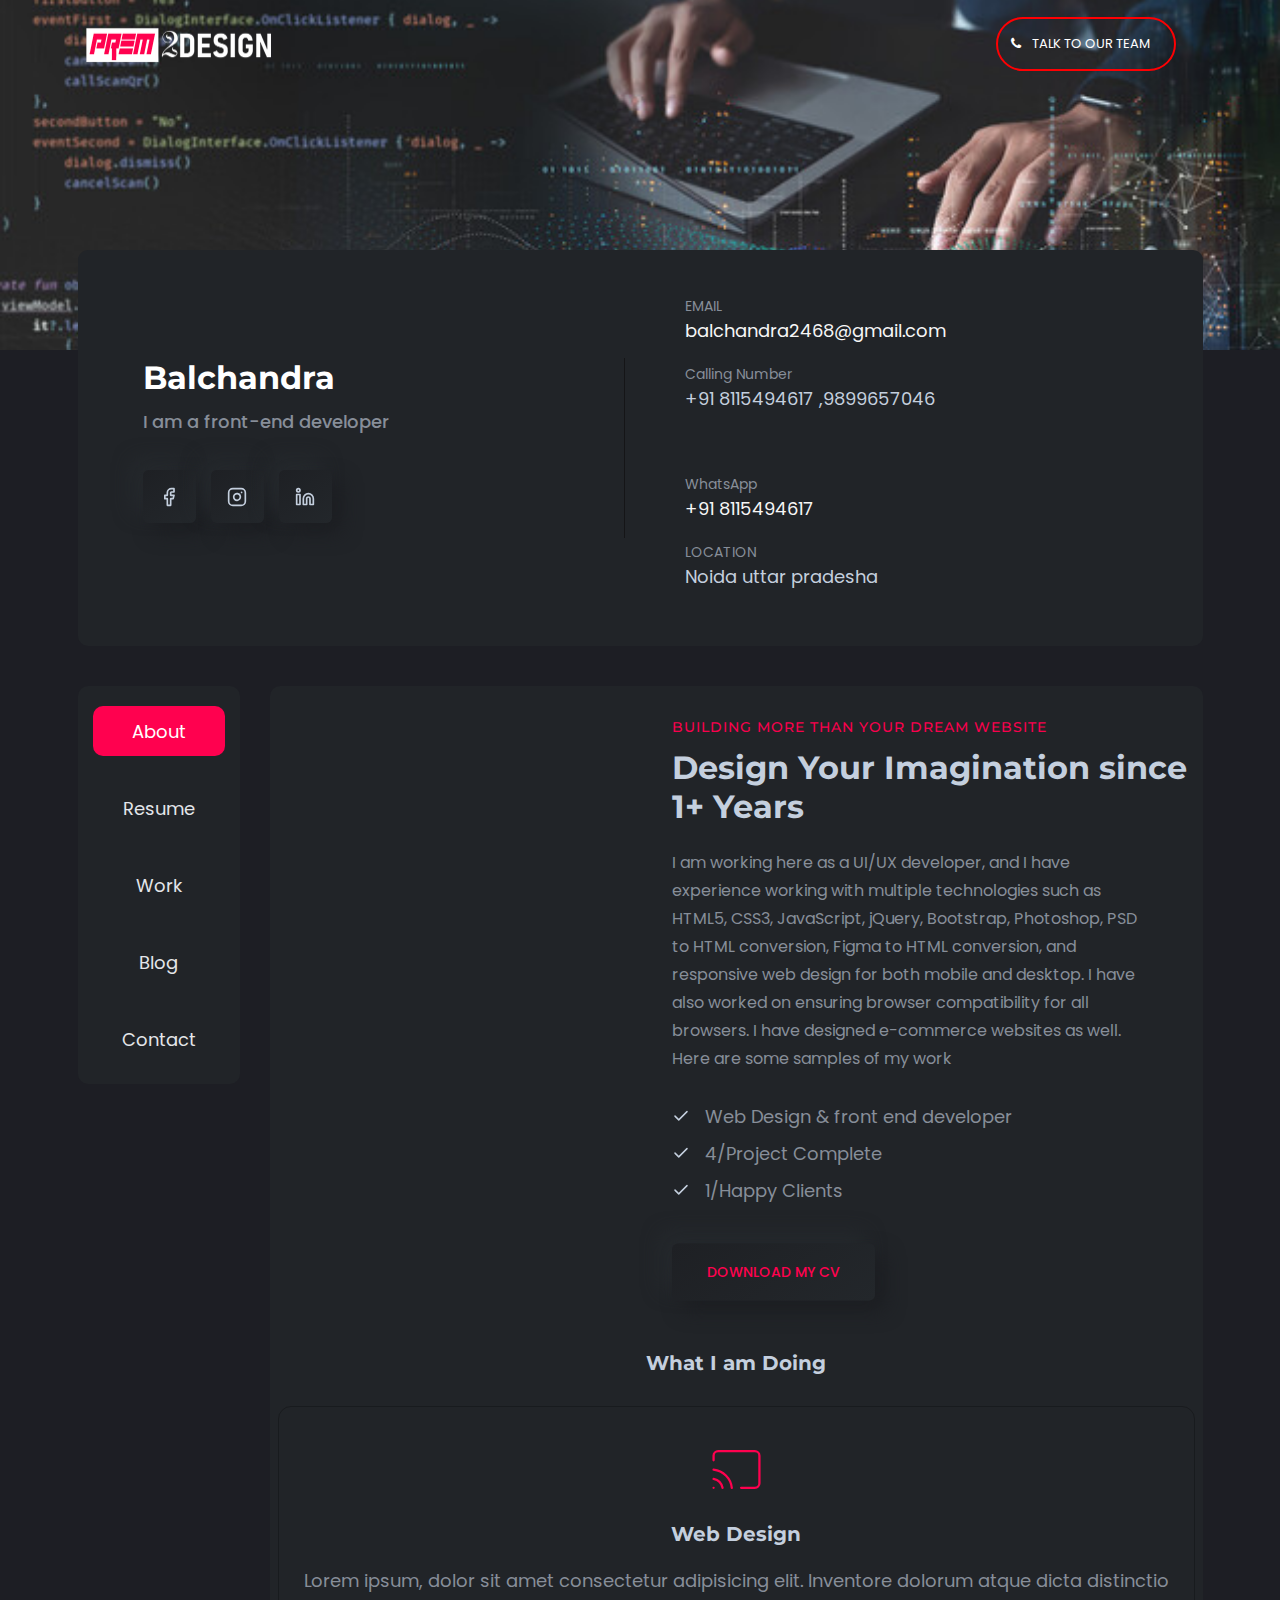
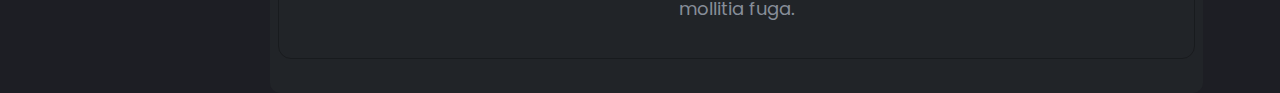
<file: index.html>
<!DOCTYPE html>
<html lang="en">

<head>
    <meta charset="UTF-8">
    <meta name="viewport" content="width=device-width, initial-scale=1.0">
    <title> profile </title>
    <link href="https://cdn.jsdelivr.net/npm/bootstrap@5.0.2/dist/css/bootstrap.min.css" rel="stylesheet">
    <link rel="stylesheet" href="https://maxcdn.bootstrapcdn.com/font-awesome/4.7.0/css/font-awesome.min.css">
    <link rel="stylesheet" href="css/style.css">
</head>


<body class="bg-color-2">
    <div class="main-page-wrapper">
        <div class="rn-header-image-area">
            <div class="bg_image--9 bg_image h-100"></div>
            <div class="navba-navbar-expand-lg">
                <nav class="navbar navbar-expand-lg ">
                    <div class="container">
                        <a class="navbar-brand" href="#">
                            <img src="image/logo-.png" alt="">
                        </a>
                        <div class="navbar-collapse-in" id="navbarSupportedContent">
                            <div>
                                <a href="tel:8115494617" class="contact-us">
                                    <span>
                                        <i class="fa fa-phone" aria-hidden="true"></i>
                                    </span>
                                    <span data-swap="" class="contact">
                                        <span data-default="">Talk to our team</span>
                                        <span data-hover="">8115494617</span>
                                    </span>
                                </a>
                            </div>
                        </div>
                    </div>
                </nav>
            </div>
        </div>
        <div class="rn-content-wrapper">
            <div class="container">
                <div class="row padding-tb m_dec-top align-items-center d-flex">
                    <div class="col-lg-6">
                        <div class="header-left">
                            <div class="header-thumbnail">
                                <!-- <img src="image/logo-.png" alt=""> -->
                            </div>
                            <div class="header-info-content">
                                <h4 class="title"> Balchandra </h4>
                                <div class="status-info">I am a front-end developer</div>
                                <!-- social sharea area -->
                                <div class="social-share-style-1 border-none mt--40">
                                    <ul class="social-share d-flex liststyle">
                                        <li class="facebook">
                                            <a href="#">
                                                <svg xmlns="http://www.w3.org/2000/svg" width="24" height="24"
                                                    viewBox="0 0 24 24" fill="none" stroke="currentColor"
                                                    stroke-width="2" stroke-linecap="round" stroke-linejoin="round"
                                                    class="feather feather-facebook">
                                                    <path
                                                        d="M18 2h-3a5 5 0 0 0-5 5v3H7v4h3v8h4v-8h3l1-4h-4V7a1 1 0 0 1 1-1h3z">
                                                    </path>
                                                </svg>
                                            </a>
                                        </li>
                                        <li class="instagram">
                                            <a href="https://www.instagram.com/balchandra2468" target="_blank">
                                                <svg xmlns="http://www.w3.org/2000/svg" width="24" height="24"
                                                    viewBox="0 0 24 24" fill="none" stroke="currentColor"
                                                    stroke-width="2" stroke-linecap="round" stroke-linejoin="round"
                                                    class="feather feather-instagram">
                                                    <rect x="2" y="2" width="20" height="20" rx="5" ry="5"></rect>
                                                    <path d="M16 11.37A4 4 0 1 1 12.63 8 4 4 0 0 1 16 11.37z"></path>
                                                    <line x1="17.5" y1="6.5" x2="17.51" y2="6.5"></line>
                                                </svg>
                                            </a>
                                        </li>
                                        <li class="linkedin">
                                            <a href="https://www.linkedin.com/in/balchandra2468" target="_blank">
                                                <svg xmlns="http://www.w3.org/2000/svg" width="24" height="24"
                                                    viewBox="0 0 24 24" fill="none" stroke="currentColor"
                                                    stroke-width="2" stroke-linecap="round" stroke-linejoin="round"
                                                    class="feather feather-linkedin">
                                                    <path
                                                        d="M16 8a6 6 0 0 1 6 6v7h-4v-7a2 2 0 0 0-2-2 2 2 0 0 0-2 2v7h-4v-7a6 6 0 0 1 6-6z">
                                                    </path>
                                                    <rect x="2" y="9" width="4" height="12"></rect>
                                                    <circle cx="4" cy="4" r="2"></circle>
                                                </svg>
                                            </a>
                                        </li>
                                    </ul>
                                </div>
                                <!-- end -->
                            </div>
                        </div>
                    </div>
                    <div class="col-lg-6">
                        <div class="header-right">
                            <ul class="rn-header-content">
                                <li>
                                    <span class="overhead">EMAIL</span>
                                    <a href="email:balchandra2468@gmail.com" id="emailLink">balchandra2468@gmail.com</a>
                                </li>
                                <li><span class="overhead">Calling Number</span>+91 8115494617 ,9899657046</li>
                            </ul>
                            <ul class="rn-header-content two">
                                <li><span class="overhead">WhatsApp</span>
                                    <a href="https://api.whatsapp.com/send?phone=8115494617"
                                        aria-label="Chat on WhatsApp" target="_blank">+91 8115494617</a>
                                </li>
                                <li><span class="overhead">LOCATION</span>Noida uttar pradesha</li>
                            </ul>
                        </div>
                    </div>
                </div>
                <div class="row mt--40 tab-content-wrapper">
                    <div class="col-lg-2">
                        <div class="d-flex flex-wrap align-content-start h-100 w-100">
                            <div class="position-sticky content-wrapper sticky-top rbt-sticky-top-adjust-three w-100"
                                style="top: 25px;">
                                <ul class="nav tab-navigation-button tab-smlg flex-column nav-pills me-3"
                                    id="v-pills-tab" role="tablist">
                                    <li class="nav-item">
                                        <a class="nav-link rn-nav active" id="v-pills-home-tab" data-bs-toggle="tab"
                                            href="#v-pills-Javascript" role="tab" aria-selected="false">About</a>
                                    </li>
                                    <li class="nav-item">
                                        <a class="nav-link rn-nav " id="v-pills-profile-tab" data-bs-toggle="tab"
                                            href="#v-pills-Design" role="tab" aria-selected="true">Resume</a>
                                    </li>
                                    <li class="nav-item">
                                        <a class="nav-link rn-nav" id="v-pills-wordpress-tab" data-bs-toggle="tab"
                                            href="#v-pills-Wordpress" role="tab" aria-selected="true">Work</a>
                                    </li>
                                    <li class="nav-item">
                                        <a class="nav-link rn-nav" id="v-pills-settings-tabs" data-bs-toggle="tab"
                                            href="#v-pills-settings" role="tab" aria-selected="true">Blog</a>
                                    </li>
                                    <li class="nav-item">
                                        <a class="nav-link rn-nav" id="v-pills-python-tabs" data-bs-toggle="tab"
                                            href="#v-pills-python" role="tab" aria-selected="true">Contact</a>
                                    </li>
                                </ul>
                            </div>
                        </div>
                    </div>
                    <div class="col-lg-10">
                        <div class="tab-area">
                            <div class="d-flex align-items-start">
                                <div class="tab-content" id="v-pills-tabContent">
                                    <div class="tab-pane fade active show" id="v-pills-Javascript" role="tabpanel"
                                        aria-labelledby="v-pills-home-tab">
                                        <!-- Start about Area -->
                                        <div id="about" class="rn-about-area">
                                            <div class="container">
                                                <div class="row">
                                                    <div class="col-lg-5">
                                                        <div class="image-area shadow-none padding-none aos-init aos-animate"
                                                            data-aos="fade-up" data-aos-duration="1000"
                                                            data-aos-delay="100" data-aos-once="true">
                                                            <div class="thumbnail">
                                                                <!-- <img src="image/logo-.png" alt="logo"> -->
                                                            </div>
                                                        </div>
                                                    </div>
                                                    <div data-aos="fade-up" data-aos-duration="1000"
                                                        data-aos-delay="100" data-aos-once="true"
                                                        class="col-lg-7 mt_sm--30 aos-init aos-animate">
                                                        <div class="contant">
                                                            <div class="section-title text-left">
                                                                <span class="subtitle">BUILDING MORE THAN YOUR DREAM
                                                                    WEBSITE</span>
                                                                <h2 class="title small-h2">Design Your Imagination since
                                                                    1+ Years
                                                                </h2>
                                                            </div>
                                                            <p class="discription color-body">
                                                                I am working here as a UI/UX developer, and I have
                                                                experience working with multiple technologies such
                                                                as HTML5, CSS3, JavaScript, jQuery, Bootstrap,
                                                                Photoshop, PSD to HTML conversion, Figma to HTML
                                                                conversion, and responsive web design for both mobile
                                                                and desktop. I have also worked on ensuring
                                                                browser compatibility for all browsers. I have designed
                                                                e-commerce websites as well. Here are some
                                                                samples of my work
                                                            </p>
                                                            <ul class="about-skill-style mb--40">
                                                                <li>
                                                                    <svg xmlns="http://www.w3.org/2000/svg" width="24"
                                                                        height="24" viewBox="0 0 24 24" fill="none"
                                                                        stroke="currentColor" stroke-width="2"
                                                                        stroke-linecap="round" stroke-linejoin="round"
                                                                        class="feather feather-check">
                                                                        <polyline points="20 6 9 17 4 12"></polyline>
                                                                    </svg>
                                                                    <span>Web Design & front end developer
                                                                    </span>
                                                                </li>
                                                                <li>
                                                                    <svg xmlns="http://www.w3.org/2000/svg" width="24"
                                                                        height="24" viewBox="0 0 24 24" fill="none"
                                                                        stroke="currentColor" stroke-width="2"
                                                                        stroke-linecap="round" stroke-linejoin="round"
                                                                        class="feather feather-check">
                                                                        <polyline points="20 6 9 17 4 12"></polyline>
                                                                    </svg>
                                                                    <span>4/Project Complete
                                                                    </span>
                                                                </li>
                                                                <li>
                                                                    <svg xmlns="http://www.w3.org/2000/svg" width="24"
                                                                        height="24" viewBox="0 0 24 24" fill="none"
                                                                        stroke="currentColor" stroke-width="2"
                                                                        stroke-linecap="round" stroke-linejoin="round"
                                                                        class="feather feather-check">
                                                                        <polyline points="20 6 9 17 4 12"></polyline>
                                                                    </svg>
                                                                    <span>1/Happy Clients
                                                                    </span>
                                                                </li>
                                                            </ul>
                                                            <a class="rn-btn" href="#"><span>DOWNLOAD MY
                                                                    CV</span></a>
                                                        </div>
                                                    </div>
                                                </div>
                                                <!-- what I am doing area -->
                                                <div class="row mt--50">
                                                    <div class="col-12 text-center">
                                                        <h6 class="title color-lightn mb--30">
                                                            What I am Doing
                                                        </h6>
                                                    </div>
                                                    <div class="col-lg-12">
                                                        <div class="service-card-one border-style">
                                                            <div class="inner">
                                                                <svg xmlns="http://www.w3.org/2000/svg" width="24"
                                                                    height="24" viewBox="0 0 24 24" fill="none"
                                                                    stroke="currentColor" stroke-width="2"
                                                                    stroke-linecap="round" stroke-linejoin="round"
                                                                    class="feather feather-cast">
                                                                    <path
                                                                        d="M2 16.1A5 5 0 0 1 5.9 20M2 12.05A9 9 0 0 1 9.95 20M2 8V6a2 2 0 0 1 2-2h16a2 2 0 0 1 2 2v12a2 2 0 0 1-2 2h-6">
                                                                    </path>
                                                                    <line x1="2" y1="20" x2="2.01" y2="20"></line>
                                                                </svg>
                                                                <h6 class="title color-lightn">
                                                                    Web Design
                                                                </h6>
                                                                <p class="describe">
                                                                    Lorem ipsum, dolor sit amet consectetur adipisicing
                                                                    elit. Inventore dolorum atque dicta distinctio
                                                                    mollitia fuga.
                                                                </p>
                                                            </div>
                                                        </div>
                                                    </div>
                                                </div>
                                            </div>
                                        </div>
                                        <!-- End about Area -->
                                    </div>
                                    <div class="tab-pane fade " id="v-pills-Design" role="tabpanel"
                                        aria-labelledby="v-pills-profile-tab">
                                        <div class="container" id="resume">
                                            <!-- resume area start -->
                                            <div class="personal-experience-inner">
                                                <div class="row">
                                                    <div class="personal-experience-inner">
                                                        <div class="row m--0">
                                                            <!-- Start Skill List Area  -->
                                                            <div class="col-lg-6 col-md-12 col-12">
                                                                <div class="content">
                                                                    <span class="subtitle">2018 -
                                                                        2023</span>
                                                                    <h4 class="maintitle">Education Quality
                                                                    </h4>
                                                                    <div
                                                                        class="experience-list padding-none border-none">
                                                                        <!-- Start Single List  -->
                                                                        <div class="resume-single-list mt--30">
                                                                            <div
                                                                                class="inner psudo-after-none psudo-after-none">
                                                                                <div class="heading">
                                                                                    <div class="title">
                                                                                        <h4>High School</h4>
                                                                                        <span> Sant VBIC Prem Nagar
                                                                                            Fatehpur - 2018 </span>
                                                                                    </div>
                                                                                    <div class="date-of-time">
                                                                                        <span>83.33%</span>
                                                                                    </div>
                                                                                </div>
                                                                            </div>
                                                                            <div
                                                                                class="inner psudo-after-none psudo-after-none">
                                                                                <div class="heading">
                                                                                    <div class="title">
                                                                                        <h4>Intermediate</h4>
                                                                                        <span> Sant VBIC Prem Nagar
                                                                                            Fatehpur - 2020 </span>
                                                                                    </div>
                                                                                    <div class="date-of-time">
                                                                                        <span>66.6%</span>
                                                                                    </div>
                                                                                </div>
                                                                            </div>
                                                                        </div>
                                                                        <!-- End Single List  -->
                                                                        <!-- Start Single List  -->
                                                                        <div class="resume-single-list mt--30">
                                                                            <div class="inner psudo-after-none">
                                                                                <div class="heading">
                                                                                    <div class="title">
                                                                                        <h4> Graduation</h4>
                                                                                        <span>Rajendraa Sing (Rajju
                                                                                            Bhaiya) Uniersity,
                                                                                            Prayagraj</span>
                                                                                    </div>
                                                                                    <div class="date-of-time">
                                                                                        <span>70.8%</span>
                                                                                    </div>
                                                                                </div>
                                                                                <p class="description">
                                                                                    Maecenas finibus nec sem
                                                                                    ut
                                                                                    imperdiet. Ut tincidunt
                                                                                    est ac dolor aliquam
                                                                                    sodales.
                                                                                    Phasellus sed mauris
                                                                                    hendrerit, laoreet sem
                                                                                    in, lobortis
                                                                                    mauris hendrerit ante.
                                                                                </p>
                                                                            </div>
                                                                        </div>
                                                                        <!-- End Single List  -->
                                                                    </div>
                                                                </div>
                                                            </div>
                                                            <!-- End Skill List Area  -->
                                                            <!-- Start Skill List Area 2nd  -->
                                                            <div class="col-lg-6 col-md-12 col-12 mt_md--60 mt_sm--60">
                                                                <div class="content">
                                                                    <span class="subtitle">2007 -
                                                                        2010</span>
                                                                    <h4 class="maintitle">Job Experience
                                                                    </h4>
                                                                    <div
                                                                        class="experience-list padding-none border-none">
                                                                        <!-- Start Single List  -->
                                                                        <div class="resume-single-list mt--30">
                                                                            <div class="inner psudo-after-none">
                                                                                <div class="heading">
                                                                                    <div class="title">
                                                                                        <h4>Topseed Technology Pvt Ltd
                                                                                        </h4>
                                                                                        <span>front end developer</span>
                                                                                    </div>
                                                                                    <div class="date-of-time">
                                                                                        <span>4.70/5</span>
                                                                                    </div>
                                                                                </div>
                                                                                <p class="description">
                                                                                    Contrary to popular
                                                                                    belief. Ut
                                                                                    tincidunt est ac dolor
                                                                                    aliquam sodales.
                                                                                    Phasellus sed mauris
                                                                                    hendrerit, laoreet sem
                                                                                    in, lobortis
                                                                                    mauris hendrerit ante.
                                                                                </p>
                                                                            </div>
                                                                        </div>
                                                                        <!-- End Single List  -->
                                                                        <!-- Start Single List  -->
                                                                        <div class="resume-single-list mt--30">
                                                                            <div class="inner psudo-after-none">
                                                                                <div class="heading">
                                                                                    <div class="title">
                                                                                        <h4>The Personal
                                                                                            Portfolio
                                                                                            Mystery
                                                                                        </h4>
                                                                                        <span>Job at
                                                                                            Rainbow-Themes
                                                                                            (2008 -
                                                                                            2016)</span>
                                                                                    </div>
                                                                                    <div class="date-of-time">
                                                                                        <span>4.95/5</span>
                                                                                    </div>
                                                                                </div>
                                                                                <p class="description">
                                                                                    Generate Lorem Ipsum
                                                                                    which looks. Ut
                                                                                    tincidunt est ac dolor
                                                                                    aliquam sodales.
                                                                                    Phasellus sed mauris
                                                                                    hendrerit, laoreet sem
                                                                                    in, lobortis
                                                                                    mauris hendrerit ante.
                                                                                </p>
                                                                            </div>
                                                                        </div>
                                                                        <!-- End Single List  -->
                                                                    </div>
                                                                </div>
                                                            </div>
                                                            <!-- End Skill List Area  -->
                                                        </div>
                                                    </div>
                                                </div>
                                            </div>
                                            <!-- resume area End -->
                                            <div class="row mt--50">
                                                <!-- Start Single Progressbar  -->
                                                <div class="col-lg-6 col-md-6 col-12">
                                                    <div class="progress-wrapper">
                                                        <div class="content">
                                                            <span class="subtitle">Features</span>
                                                            <h4 class="maintitle">Design Skill
                                                            </h4>
                                                            <!-- Start Single Progress Charts -->
                                                            <div class="progress-charts">
                                                                <h6 class="heading heading-h6">
                                                                    PHOTOSHOT
                                                                </h6>
                                                                <div class="progress">
                                                                    <div class="progress-bar wow fadeInLeft"
                                                                        data-wow-duration="0.5s" data-wow-delay=".3s"
                                                                        role="progressbar"
                                                                        style="width: 30%; visibility: visible; animation-duration: 0.5s; animation-delay: 0.3s; animation-name: fadeInLeft;"
                                                                        aria-valuenow="85" aria-valuemin="0"
                                                                        aria-valuemax="100">
                                                                        <span class="percent-label">20%</span>
                                                                    </div>
                                                                </div>
                                                            </div>
                                                            <!-- End Single Progress Charts -->
                                                            <!-- Start Single Progress Charts -->
                                                            <div class="progress-charts">
                                                                <h6 class="heading heading-h6">
                                                                    FIGMA
                                                                </h6>
                                                                <div class="progress">
                                                                    <div class="progress-bar wow fadeInLeft"
                                                                        data-wow-duration="0.6s" data-wow-delay=".4s"
                                                                        role="progressbar"
                                                                        style="width: 60%; visibility: visible; animation-duration: 0.6s; animation-delay: 0.4s; animation-name: fadeInLeft;"
                                                                        aria-valuenow="85" aria-valuemin="0"
                                                                        aria-valuemax="100">
                                                                        <span class="percent-label">60%</span>
                                                                    </div>
                                                                </div>
                                                            </div>
                                                            <!-- End Single Progress Charts -->
                                                        </div>
                                                    </div>
                                                </div>
                                                <!-- End Single Progressbar  -->
                                                <!-- Start Single Progressbar  -->
                                                <div class="col-lg-6 col-md-6 col-12 mt_sm--60">
                                                    <div class="progress-wrapper">
                                                        <div class="content">
                                                            <span class="subtitle">Features</span>
                                                            <h4 class="maintitle">Development
                                                                Skill
                                                            </h4>
                                                            <!-- Start Single Progress Charts -->
                                                            <div class="progress-charts">
                                                                <h6 class="heading heading-h6">
                                                                    HTML
                                                                </h6>
                                                                <div class="progress">
                                                                    <div class="progress-bar wow fadeInLeft"
                                                                        data-wow-duration="0.5s" data-wow-delay=".3s"
                                                                        role="progressbar"
                                                                        style="width: 75%; visibility: visible; animation-duration: 0.5s; animation-delay: 0.3s; animation-name: fadeInLeft;"
                                                                        aria-valuenow="75" aria-valuemin="0"
                                                                        aria-valuemax="100">
                                                                        <span class="percent-label">75%</span>
                                                                    </div>
                                                                </div>
                                                            </div>
                                                            <!-- End Single Progress Charts -->
                                                            <!-- Start Single Progress Charts -->
                                                            <div class="progress-charts">
                                                                <h6 class="heading heading-h6">
                                                                    CSS
                                                                </h6>
                                                                <div class="progress">
                                                                    <div class="progress-bar wow fadeInLeft"
                                                                        data-wow-duration="0.6s" data-wow-delay=".4s"
                                                                        role="progressbar"
                                                                        style="width: 70%; visibility: visible; animation-duration: 0.6s; animation-delay: 0.4s; animation-name: fadeInLeft;"
                                                                        aria-valuenow="70" aria-valuemin="0"
                                                                        aria-valuemax="100">
                                                                        <span class="percent-label">70%</span>
                                                                    </div>
                                                                </div>
                                                            </div>
                                                            <!-- End Single Progress Charts -->
                                                            <!-- Start Single Progress Charts -->
                                                            <div class="progress-charts">
                                                                <h6 class="heading heading-h6">
                                                                    JAVASCRIPT
                                                                </h6>
                                                                <div class="progress">
                                                                    <div class="progress-bar wow fadeInLeft"
                                                                        data-wow-duration="0.7s" data-wow-delay=".5s"
                                                                        role="progressbar"
                                                                        style="width: 30%; visibility: visible; animation-duration: 0.7s; animation-delay: 0.5s; animation-name: fadeInLeft;"
                                                                        aria-valuenow="30" aria-valuemin="0"
                                                                        aria-valuemax="100">
                                                                        <span class="percent-label">30%</span>
                                                                    </div>
                                                                </div>
                                                            </div>
                                                            <!-- End Single Progress Charts -->
                                                            <!-- Start Single Progress Charts -->
                                                            <div class="progress-charts">
                                                                <h6 class="heading heading-h6">
                                                                    SOFTWARE
                                                                </h6>
                                                                <div class="progress">
                                                                    <div class="progress-bar wow fadeInLeft"
                                                                        data-wow-duration="0.8s" data-wow-delay=".6s"
                                                                        role="progressbar"
                                                                        style="width: 75%; visibility: visible; animation-duration: 0.8s; animation-delay: 0.6s; animation-name: fadeInLeft;"
                                                                        aria-valuenow="85" aria-valuemin="0"
                                                                        aria-valuemax="100">
                                                                        <span class="percent-label">75%</span>
                                                                    </div>
                                                                </div>
                                                            </div>
                                                            <!-- End Single Progress Charts -->
                                                        </div>
                                                    </div>
                                                </div>
                                                <!-- End Single Progressbar  -->
                                            </div>
                                        </div>
                                    </div>
                                    <div class="tab-pane fade" id="v-pills-Wordpress" role="tabpanel"
                                        aria-labelledby="v-pills-wordpress-tab">
                                        <!-- Start Portfolio Area -->
                                        <div class="rn-portfolio-area" id="portfolio">
                                            <div class="container">
                                                <div class="row mt--10 mt_md--10 mt_sm--10 mt-dec-30">
                                                    <!-- Start Single Portfolio -->
                                                    <div data-aos="fade-up" data-aos-delay="100" data-aos-once="true"
                                                        class="col-lg-6 col-xl-4 col-md-6 col-12 mt--30 mt_md--30 mt_sm--30 aos-init aos-animate">
                                                        <div class="rn-portfolio" data-bs-toggle="modal"
                                                            data-bs-target="#exampleModalCenter">
                                                            <div class="inner">
                                                                <div class="thumbnail">
                                                                    <a href="https://netbanking.cbi.lt/">
                                                                        <img src="image/card-img.jpg"
                                                                            alt="bank website">
                                                                    </a>
                                                                </div>
                                                                <div class="content">
                                                                    <div class="category-info">
                                                                        <div class="category-list">
                                                                            <a href="https://netbanking.cbi.lt/">Net
                                                                                Banking</a>
                                                                        </div>
                                                                        <div class="meta">
                                                                            <span><a href="javascript:void(0)"><i
                                                                                        class="feather-heart"></i></a>
                                                                                600</span>
                                                                        </div>
                                                                    </div>
                                                                    <h4 class="title"><a href="javascript:void(0)">The
                                                                            services provide for design <i
                                                                                class="feather-arrow-up-right"></i></a>
                                                                    </h4>
                                                                </div>
                                                            </div>
                                                        </div>
                                                    </div>
                                                    <!-- End Single Portfolio -->
                                                    <!-- Start Single Portfolio -->
                                                    <div data-aos="fade-up" data-aos-delay="300" data-aos-once="true"
                                                        class="col-lg-6 col-xl-4 col-md-6 col-12 mt--30 mt_md--30 mt_sm--30 aos-init aos-animate">
                                                        <div class="rn-portfolio" data-bs-toggle="modal"
                                                            data-bs-target="#exampleModalCenter">
                                                            <div class="inner">
                                                                <div class="thumbnail">
                                                                    <a href="https://www.ayodhyatourism.online/">
                                                                        <img src="image/ayodhya-temple-india.jpg"
                                                                            alt="ayodhya website ">
                                                                    </a>
                                                                </div>
                                                                <div class="content">
                                                                    <div class="category-info">
                                                                        <div class="category-list">
                                                                            <a
                                                                                href="https://www.ayodhyatourism.online/">Ayodhya
                                                                                Tourism</a>
                                                                        </div>
                                                                        <div class="meta">
                                                                            <span><a href="javascript:void(0)"><i
                                                                                        class="feather-heart"></i></a>
                                                                                750</span>
                                                                        </div>
                                                                    </div>
                                                                    <h4 class="title"><a
                                                                            href="javascript:void(0)">Mobile app landing
                                                                            design &amp; app
                                                                            maintain<i
                                                                                class="feather-arrow-up-right"></i></a>
                                                                    </h4>
                                                                </div>
                                                            </div>
                                                        </div>
                                                    </div>
                                                    <!-- End Single Portfolio -->
                                                    <!-- Start Single Portfolio -->
                                                    <div data-aos="fade-up" data-aos-delay="500" data-aos-once="true"
                                                        class="col-lg-6 col-xl-4 col-md-6 col-12 mt--30 mt_md--30 mt_sm--30 aos-init aos-animate">
                                                        <div class="rn-portfolio" data-bs-toggle="modal"
                                                            data-bs-target="#exampleModalCenter">
                                                            <div class="inner">
                                                                <div class="thumbnail">
                                                                    <a
                                                                        href="https://www.chardham-pilgrimage-tour.com/hotels-in-chardham-circuit.html">
                                                                        <img src="image/chardham.jpg">
                                                                    </a>
                                                                </div>
                                                                <div class="content">
                                                                    <div class="category-info">
                                                                        <div class="category-list">
                                                                            <a
                                                                                href="https://www.chardham-pilgrimage-tour.com/hotels-in-chardham-circuit.html">char
                                                                                dham yatra</a>
                                                                        </div>
                                                                        <div class="meta">
                                                                            <span><a href="javascript:void(0)"><i
                                                                                        class="feather-heart"></i></a>
                                                                                630</span>
                                                                        </div>
                                                                    </div>
                                                                    <h4 class="title"><a href="javascript:void(0)">Logo
                                                                            design creativity &amp; Application
                                                                            <i class="feather-arrow-up-right"></i></a>
                                                                    </h4>
                                                                </div>
                                                            </div>
                                                        </div>
                                                    </div>
                                                    <!-- End Single Portfolio -->
                                                    <!-- Start Single Portfolio -->
                                                    <div data-aos="fade-up" data-aos-delay="100" data-aos-once="true"
                                                        class="col-lg-6 col-xl-4 col-md-6 col-12 mt--30 mt_md--30 mt_sm--30 aos-init aos-animate">
                                                        <div class="rn-portfolio" data-bs-toggle="modal"
                                                            data-bs-target="#exampleModalCenter">
                                                            <div class="inner">
                                                                <div class="thumbnail">
                                                                    <a href="https://wizehire.com/">
                                                                        <img src="image/wizehire-website.jpeg"
                                                                            alt="wizehire">
                                                                    </a>
                                                                </div>
                                                                <div class="content">
                                                                    <div class="category-info">
                                                                        <div class="category-list">
                                                                            <a href="https://wizehire.com/">wizehire</a>
                                                                        </div>
                                                                        <div class="meta">
                                                                            <span><a href="javascript:void(0)"><i
                                                                                        class="feather-heart"></i></a>
                                                                                360</span>
                                                                        </div>
                                                                    </div>
                                                                    <h4 class="title"><a
                                                                            href="javascript:void(0)">Mobile app landing
                                                                            design &amp;
                                                                            Services<i
                                                                                class="feather-arrow-up-right"></i></a>
                                                                    </h4>
                                                                </div>
                                                            </div>
                                                        </div>
                                                    </div>
                                                    <!-- End Single Portfolio -->
                                                    <!-- Start Single Portfolio -->
                                                    <div data-aos="fade-up" data-aos-delay="300" data-aos-once="true"
                                                        class="col-lg-6 col-xl-4 col-md-6 col-12 mt--30 mt_md--30 mt_sm--30 aos-init aos-animate">
                                                        <div class="rn-portfolio" data-bs-toggle="modal"
                                                            data-bs-target="#exampleModalCenter">
                                                            <div class="inner">
                                                                <div class="thumbnail">
                                                                    <a href="https://patientsoul.com/">
                                                                        <img src="image/patientsou-img.jpg"
                                                                            alt="patientsou">
                                                                    </a>
                                                                </div>
                                                                <div class="content">
                                                                    <div class="category-info">
                                                                        <div class="category-list">
                                                                            <a
                                                                                href="https://patientsoul.com/">patientsou</a>
                                                                        </div>
                                                                        <div class="meta">
                                                                            <span><a href="javascript:void(0)"><i
                                                                                        class="feather-heart"></i></a>
                                                                                280</span>
                                                                        </div>
                                                                    </div>
                                                                    <h4 class="title"><a
                                                                            href="javascript:void(0)">Design for
                                                                            tecnology,service<i
                                                                                class="feather-arrow-up-right"></i></a>
                                                                    </h4>
                                                                </div>
                                                            </div>
                                                        </div>
                                                    </div>
                                                    <!-- End Single Portfolio -->
                                                    <!-- Start Single Portfolio -->
                                                    <div data-aos="fade-up" data-aos-delay="500" data-aos-once="true"
                                                        class="col-lg-6 col-xl-4 col-md-6 col-12 mt--30 mt_md--30 mt_sm--30 aos-init aos-animate">
                                                        <div class="rn-portfolio" data-bs-toggle="modal"
                                                            data-bs-target="#exampleModalCenter">
                                                            <div class="inner">
                                                                <div class="thumbnail">
                                                                    <a href="https://sygniusdigital.com/">
                                                                        <img src="image/sygniusdigital-img.jpg"
                                                                            alt="sygniusdigital">
                                                                    </a>
                                                                </div>
                                                                <div class="content">
                                                                    <div class="category-info">
                                                                        <div class="category-list">
                                                                            <a
                                                                                href="https://sygniusdigital.com/">Sygniusdigital</a>
                                                                        </div>
                                                                        <div class="meta">
                                                                            <span><a href="javascript:void(0)"><i
                                                                                        class="feather-heart"></i></a>
                                                                                690</span>
                                                                        </div>
                                                                    </div>
                                                                    <h4 class="title"><a href="javascript:void(0)">App
                                                                            for tecnology &amp; services<i
                                                                                class="feather-arrow-up-right"></i></a>
                                                                    </h4>
                                                                </div>
                                                            </div>
                                                        </div>
                                                    </div>
                                                    <!-- End Single Portfolio -->
                                                </div>
                                                <div class="row mt--40">
                                                    <div class="col-12 text-center">
                                                        <a class="rn-btn" href="#">See More <i
                                                                class="feather-loader"></i></a>
                                                    </div>
                                                </div>
                                            </div>
                                        </div>
                                        <!-- End portfolio Area -->
                                    </div>
                                    <div class="tab-pane fade" id="v-pills-settings" role="tabpanel"
                                        aria-labelledby="v-pills-settings-tabs">
                                        <!-- Start News Area -->
                                        <div class="rn-blog-area" id="blog">
                                            <div class="container">
                                                <div class="row mt-dec-30">
                                                    <!-- Start Single Portfolio -->
                                                    <div data-aos="fade-up" data-aos-delay="100" data-aos-once="true"
                                                        class="col-lg-6 col-xl-4 col-md-6 col-12 mt--30 mt_md--30 mt_sm--30 aos-init aos-animate">
                                                        <div class="rn-portfolio" data-bs-toggle="modal"
                                                            data-bs-target="#exampleModalCenter">
                                                            <div class="inner">
                                                                <div class="thumbnail">
                                                                    <a href="https://netbanking.cbi.lt/">
                                                                        <img src="image/card-img.jpg"
                                                                            alt="bank website">
                                                                    </a>
                                                                </div>
                                                                <div class="content">
                                                                    <div class="category-info">
                                                                        <div class="category-list">
                                                                            <a href="https://netbanking.cbi.lt/">Net
                                                                                Banking</a>
                                                                        </div>
                                                                        <div class="meta">
                                                                            <span><a href="javascript:void(0)"><i
                                                                                        class="feather-heart"></i></a>
                                                                                600</span>
                                                                        </div>
                                                                    </div>
                                                                    <h4 class="title"><a href="javascript:void(0)">The
                                                                            services provide for design <i
                                                                                class="feather-arrow-up-right"></i></a>
                                                                    </h4>
                                                                </div>
                                                            </div>
                                                        </div>
                                                    </div>
                                                    <!-- End Single Portfolio -->
                                                    <!-- Start Single Portfolio -->
                                                    <div data-aos="fade-up" data-aos-delay="300" data-aos-once="true"
                                                        class="col-lg-6 col-xl-4 col-md-6 col-12 mt--30 mt_md--30 mt_sm--30 aos-init aos-animate">
                                                        <div class="rn-portfolio" data-bs-toggle="modal"
                                                            data-bs-target="#exampleModalCenter">
                                                            <div class="inner">
                                                                <div class="thumbnail">
                                                                    <a href="https://www.ayodhyatourism.online/">
                                                                        <img src="image/ayodhya-temple-india.jpg"
                                                                            alt="ayodhya website ">
                                                                    </a>
                                                                </div>
                                                                <div class="content">
                                                                    <div class="category-info">
                                                                        <div class="category-list">
                                                                            <a
                                                                                href="https://www.ayodhyatourism.online/">Ayodhya
                                                                                Tourism</a>
                                                                        </div>
                                                                        <div class="meta">
                                                                            <span><a href="javascript:void(0)"><i
                                                                                        class="feather-heart"></i></a>
                                                                                750</span>
                                                                        </div>
                                                                    </div>
                                                                    <h4 class="title"><a
                                                                            href="javascript:void(0)">Mobile app landing
                                                                            design &amp; app
                                                                            maintain<i
                                                                                class="feather-arrow-up-right"></i></a>
                                                                    </h4>
                                                                </div>
                                                            </div>
                                                        </div>
                                                    </div>
                                                    <!-- End Single Portfolio -->
                                                    <!-- Start Single Portfolio -->
                                                    <div data-aos="fade-up" data-aos-delay="500" data-aos-once="true"
                                                        class="col-lg-6 col-xl-4 col-md-6 col-12 mt--30 mt_md--30 mt_sm--30 aos-init aos-animate">
                                                        <div class="rn-portfolio" data-bs-toggle="modal"
                                                            data-bs-target="#exampleModalCenter">
                                                            <div class="inner">
                                                                <div class="thumbnail">
                                                                    <a
                                                                        href="https://www.chardham-pilgrimage-tour.com/hotels-in-chardham-circuit.html">
                                                                        <img src="image/chardham.jpg">
                                                                    </a>
                                                                </div>
                                                                <div class="content">
                                                                    <div class="category-info">
                                                                        <div class="category-list">
                                                                            <a
                                                                                href="https://www.chardham-pilgrimage-tour.com/hotels-in-chardham-circuit.html">char
                                                                                dham yatra</a>
                                                                        </div>
                                                                        <div class="meta">
                                                                            <span><a href="javascript:void(0)"><i
                                                                                        class="feather-heart"></i></a>
                                                                                630</span>
                                                                        </div>
                                                                    </div>
                                                                    <h4 class="title"><a href="javascript:void(0)">Logo
                                                                            design creativity &amp; Application
                                                                            <i class="feather-arrow-up-right"></i></a>
                                                                    </h4>
                                                                </div>
                                                            </div>
                                                        </div>
                                                    </div>
                                                    <!-- End Single Portfolio -->
                                                    <!-- Start Single Portfolio -->
                                                    <div data-aos="fade-up" data-aos-delay="100" data-aos-once="true"
                                                        class="col-lg-6 col-xl-4 col-md-6 col-12 mt--30 mt_md--30 mt_sm--30 aos-init aos-animate">
                                                        <div class="rn-portfolio" data-bs-toggle="modal"
                                                            data-bs-target="#exampleModalCenter">
                                                            <div class="inner">
                                                                <div class="thumbnail">
                                                                    <a href="https://wizehire.com/">
                                                                        <img src="image/wizehire-website.jpeg"
                                                                            alt="wizehire">
                                                                    </a>
                                                                </div>
                                                                <div class="content">
                                                                    <div class="category-info">
                                                                        <div class="category-list">
                                                                            <a href="https://wizehire.com/">wizehire</a>
                                                                        </div>
                                                                        <div class="meta">
                                                                            <span><a href="javascript:void(0)"><i
                                                                                        class="feather-heart"></i></a>
                                                                                360</span>
                                                                        </div>
                                                                    </div>
                                                                    <h4 class="title"><a
                                                                            href="javascript:void(0)">Mobile app landing
                                                                            design &amp;
                                                                            Services<i
                                                                                class="feather-arrow-up-right"></i></a>
                                                                    </h4>
                                                                </div>
                                                            </div>
                                                        </div>
                                                    </div>
                                                    <!-- End Single Portfolio -->
                                                    <!-- Start Single Portfolio -->
                                                    <div data-aos="fade-up" data-aos-delay="300" data-aos-once="true"
                                                        class="col-lg-6 col-xl-4 col-md-6 col-12 mt--30 mt_md--30 mt_sm--30 aos-init aos-animate">
                                                        <div class="rn-portfolio" data-bs-toggle="modal"
                                                            data-bs-target="#exampleModalCenter">
                                                            <div class="inner">
                                                                <div class="thumbnail">
                                                                    <a href="https://patientsoul.com/">
                                                                        <img src="image/patientsou-img.jpg"
                                                                            alt="patientsou">
                                                                    </a>
                                                                </div>
                                                                <div class="content">
                                                                    <div class="category-info">
                                                                        <div class="category-list">
                                                                            <a
                                                                                href="https://patientsoul.com/">patientsou</a>
                                                                        </div>
                                                                        <div class="meta">
                                                                            <span><a href="javascript:void(0)"><i
                                                                                        class="feather-heart"></i></a>
                                                                                280</span>
                                                                        </div>
                                                                    </div>
                                                                    <h4 class="title"><a
                                                                            href="javascript:void(0)">Design for
                                                                            tecnology,service<i
                                                                                class="feather-arrow-up-right"></i></a>
                                                                    </h4>
                                                                </div>
                                                            </div>
                                                        </div>
                                                    </div>
                                                    <!-- End Single Portfolio -->
                                                    <!-- Start Single Portfolio -->
                                                    <div data-aos="fade-up" data-aos-delay="500" data-aos-once="true"
                                                        class="col-lg-6 col-xl-4 col-md-6 col-12 mt--30 mt_md--30 mt_sm--30 aos-init aos-animate">
                                                        <div class="rn-portfolio" data-bs-toggle="modal"
                                                            data-bs-target="#exampleModalCenter">
                                                            <div class="inner">
                                                                <div class="thumbnail">
                                                                    <a href="https://sygniusdigital.com/">
                                                                        <img src="image/sygniusdigital-img.jpg"
                                                                            alt="sygniusdigital">
                                                                    </a>
                                                                </div>
                                                                <div class="content">
                                                                    <div class="category-info">
                                                                        <div class="category-list">
                                                                            <a
                                                                                href="https://sygniusdigital.com/">Sygniusdigital</a>
                                                                        </div>
                                                                        <div class="meta">
                                                                            <span><a href="javascript:void(0)"><i
                                                                                        class="feather-heart"></i></a>
                                                                                690</span>
                                                                        </div>
                                                                    </div>
                                                                    <h4 class="title"><a href="javascript:void(0)">App
                                                                            for tecnology &amp; services<i
                                                                                class="feather-arrow-up-right"></i></a>
                                                                    </h4>
                                                                </div>
                                                            </div>
                                                        </div>
                                                    </div>
                                                    <!-- End Single Portfolio -->
                                                </div>
                                                <div class="row mt--40">
                                                    <div class="col-12 text-center">
                                                        <a class="rn-btn" href="#">See More <i
                                                                class="feather-loader"></i></a>
                                                    </div>
                                                </div>
                                            </div>
                                        </div>
                                        <!-- ENd Mews Area -->
                                    </div>
                                    <div class="tab-pane fade" id="v-pills-python" role="tabpanel"
                                        aria-labelledby="v-pills-python-tabs">
                                        <!-- Start Contact section -->
                                        <div class="rn-contact-area" id="contacts">
                                            <div class="container">
                                                <div class="row">
                                                    <div class="col-lg-5">
                                                        <div class="contact-about-area">
                                                            <div class="thumbnail">
                                                                <img src="image/logo-.png" alt="logo">
                                                            </div>
                                                            <div class="title-area">
                                                                <h4 class="title">Balchandra</h4>
                                                                <span>BUILDING MORE THAN YOUR DREAM WEBSITE</span>
                                                            </div>
                                                            <div class="description">
                                                                <p>
                                                                    Having 1 + years of experience in Trending Designs
                                                                </p>
                                                                <span class="phone">Phone: <a
                                                                        href="tel:8115494617">+8115494617</a></span>
                                                                <span class="mail">Email: <a
                                                                        href="mailto:balchandar2468@gamil.com">balchandar2468@gamil.com</a></span>
                                                            </div>
                                                            <div class="social-area">
                                                                <div class="name">FIND WITH ME</div>
                                                                <div class="social-icone">
                                                                    <a href="#">
                                                                        <svg xmlns="http://www.w3.org/2000/svg"
                                                                            width="24" height="24" viewBox="0 0 24 24"
                                                                            fill="none" stroke="currentColor"
                                                                            stroke-width="2" stroke-linecap="round"
                                                                            stroke-linejoin="round"
                                                                            class="feather feather-facebook">
                                                                            <path
                                                                                d="M18 2h-3a5 5 0 0 0-5 5v3H7v4h3v8h4v-8h3l1-4h-4V7a1 1 0 0 1 1-1h3z">
                                                                            </path>
                                                                        </svg>
                                                                    </a>
                                                                    <a
                                                                        href="https://www.linkedin.com/in/balchandra2468">
                                                                        <svg xmlns="http://www.w3.org/2000/svg"
                                                                            width="24" height="24" viewBox="0 0 24 24"
                                                                            fill="none" stroke="currentColor"
                                                                            stroke-width="2" stroke-linecap="round"
                                                                            stroke-linejoin="round"
                                                                            class="feather feather-linkedin">
                                                                            <path
                                                                                d="M16 8a6 6 0 0 1 6 6v7h-4v-7a2 2 0 0 0-2-2 2 2 0 0 0-2 2v7h-4v-7a6 6 0 0 1 6-6z">
                                                                            </path>
                                                                            <rect x="2" y="9" width="4" height="12">
                                                                            </rect>
                                                                            <circle cx="4" cy="4" r="2"></circle>
                                                                        </svg>
                                                                    </a>
                                                                    <a href="https://www.instagram.com/balchandra2468">
                                                                        <svg xmlns="http://www.w3.org/2000/svg"
                                                                            width="24" height="24" viewBox="0 0 24 24"
                                                                            fill="none" stroke="currentColor"
                                                                            stroke-width="2" stroke-linecap="round"
                                                                            stroke-linejoin="round"
                                                                            class="feather feather-instagram">
                                                                            <rect x="2" y="2" width="20" height="20"
                                                                                rx="5" ry="5"></rect>
                                                                            <path
                                                                                d="M16 11.37A4 4 0 1 1 12.63 8 4 4 0 0 1 16 11.37z">
                                                                            </path>
                                                                            <line x1="17.5" y1="6.5" x2="17.51"
                                                                                y2="6.5"></line>
                                                                        </svg>
                                                                    </a>
                                                                </div>
                                                            </div>
                                                        </div>
                                                    </div>
                                                    <div data-aos-delay="600" class="col-lg-7 contact-input">
                                                        <div class="contact-form-wrapper ml--0">
                                                            <div class="introduce">
                                                                <form class="rnt-contact-form rwt-dynamic-form row"
                                                                    id="contact-form" method="POST" action="mail.php">
                                                                    <div class="col-lg-6">
                                                                        <div class="form-group">
                                                                            <label for="contact-name">Your Name</label>
                                                                            <input class="form-control form-control-lg"
                                                                                name="contact-name" id="contact-name"
                                                                                type="text">
                                                                        </div>
                                                                    </div>
                                                                    <div class="col-lg-6">
                                                                        <div class="form-group">
                                                                            <label for="contact-phone">Phone
                                                                                Number</label>
                                                                            <input class="form-control"
                                                                                name="contact-phone" id="contact-phone"
                                                                                type="text">
                                                                        </div>
                                                                    </div>
                                                                    <div class="col-lg-12">
                                                                        <div class="form-group">
                                                                            <label for="contact-email">Email</label>
                                                                            <input class="form-control form-control-sm"
                                                                                id="contact-email" name="contact-email"
                                                                                type="email">
                                                                        </div>
                                                                    </div>
                                                                    <div class="col-lg-12">
                                                                        <div class="form-group">
                                                                            <label for="subject">subject</label>
                                                                            <input class="form-control form-control-sm"
                                                                                id="subject" name="subject" type="text">
                                                                        </div>
                                                                    </div>
                                                                    <div class="col-lg-12">
                                                                        <div class="form-group">
                                                                            <label for="contact-message">Your
                                                                                Message</label>
                                                                            <textarea name="contact-message"
                                                                                id="contact-message" cols="30"
                                                                                rows="10"></textarea>
                                                                        </div>
                                                                    </div>
                                                                    <div class="col-lg-12">
                                                                        <button name="submit" type="submit" id="submit"
                                                                            class="rn-btn">
                                                                            <span>SEND MESSAGE</span>
                                                                            <svg xmlns="http://www.w3.org/2000/svg"
                                                                                width="24" height="24"
                                                                                viewBox="0 0 24 24" fill="none"
                                                                                stroke="currentColor" stroke-width="2"
                                                                                stroke-linecap="round"
                                                                                stroke-linejoin="round"
                                                                                class="feather feather-arrow-right">
                                                                                <line x1="5" y1="12" x2="19" y2="12">
                                                                                </line>
                                                                                <polyline points="12 5 19 12 12 19">
                                                                                </polyline>
                                                                            </svg>
                                                                        </button>
                                                                    </div>
                                                                </form>
                                                            </div>
                                                        </div>
                                                    </div>
                                                </div>
                                            </div>
                                        </div>
                                        <!-- End Contuct section -->
                                    </div>
                                </div>
                            </div>
                        </div>
                    </div>
                </div>
            </div>
        </div>
    </div>
    <script src="https://cdn.jsdelivr.net/npm/bootstrap@5.0.2/dist/js/bootstrap.bundle.min.js"></script>
    <script>
        function downloadCV() {
            var downloadLink = document.createElement("a");
            downloadLink.href = "file:///C:/Users/Admin/Desktop/PremResume.pdf";
            downloadLink.download = "file:///C:/Users/Admin/Desktop/PremResume.pdf";
            document.body.appendChild(downloadLink);
            downloadLink.click();
            document.body.removeChild(downloadLink);
        }

        document.getElementById('emailLink').addEventListener('click', function (event) {
            event.preventDefault();
            var email = this.textContent.trim();
            window.location.href = 'mailto:' + email;
            alert('Email sent to: ' + email);
        });
    </script>
</body>

</html>
</file>
